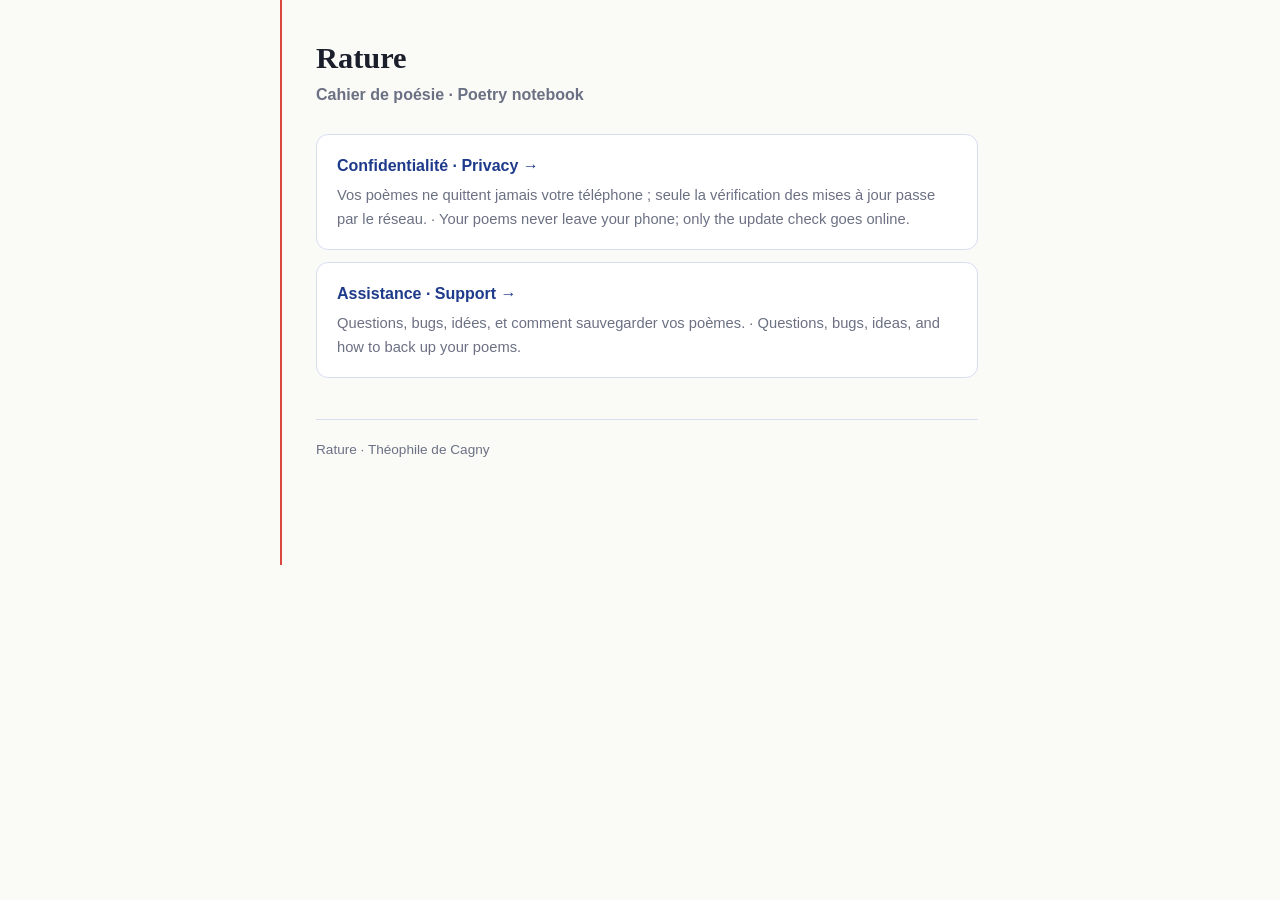
<file: index.html>
<!doctype html>
<html lang="fr">
<head>
<meta charset="utf-8">
<meta name="viewport" content="width=device-width, initial-scale=1">
<title>Rature · Confidentialité et assistance</title>
<link rel="stylesheet" href="style.css">
</head>
<body>
<div class="wrap">
<h1>Rature</h1>
<p class="eff">Cahier de poésie · Poetry notebook</p>
<a class="card" href="privacy.html"><b>Confidentialité · Privacy &rarr;</b><span>Vos poèmes ne quittent jamais votre téléphone ; seule la vérification des mises à jour passe par le réseau. · Your poems never leave your phone; only the update check goes online.</span></a>
<a class="card" href="support.html"><b>Assistance · Support &rarr;</b><span>Questions, bugs, idées, et comment sauvegarder vos poèmes. · Questions, bugs, ideas, and how to back up your poems.</span></a>
<p class="foot">Rature · Théophile de Cagny</p>
</div>
</body>
</html>
</file>
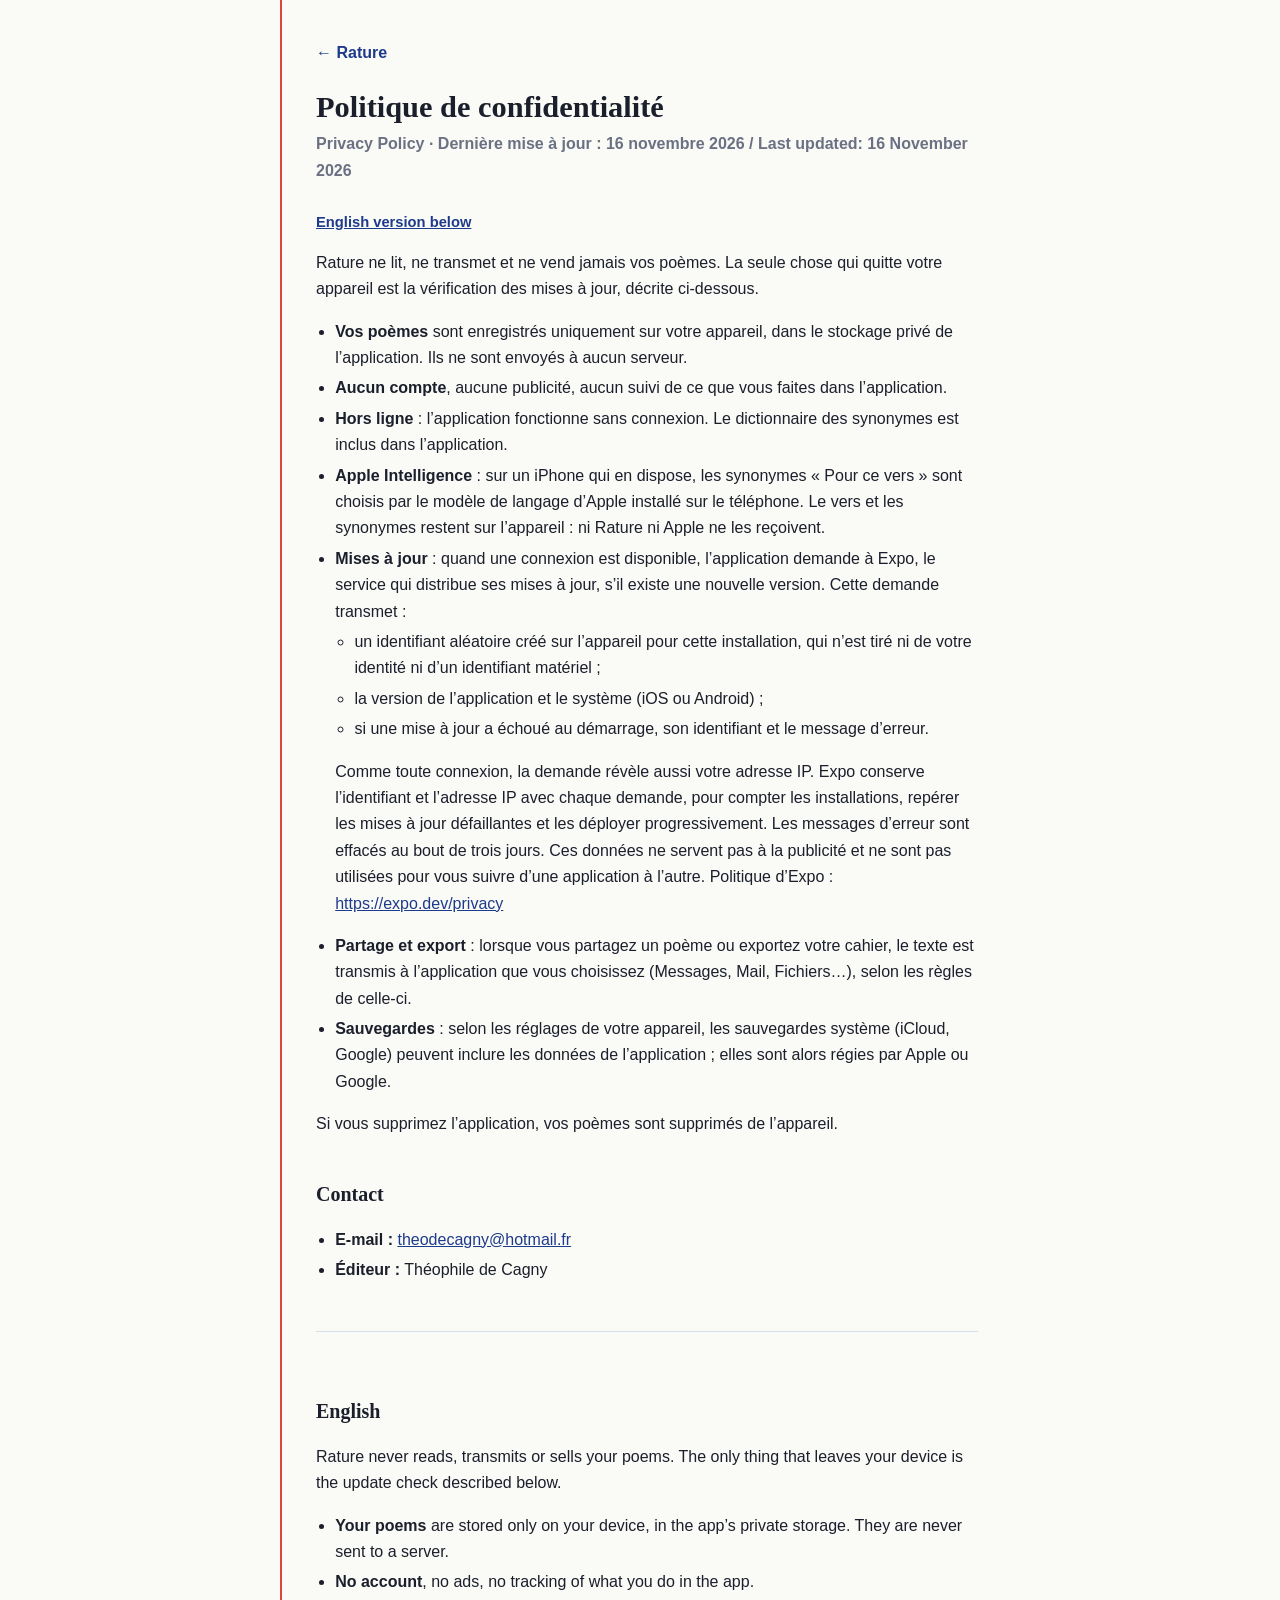
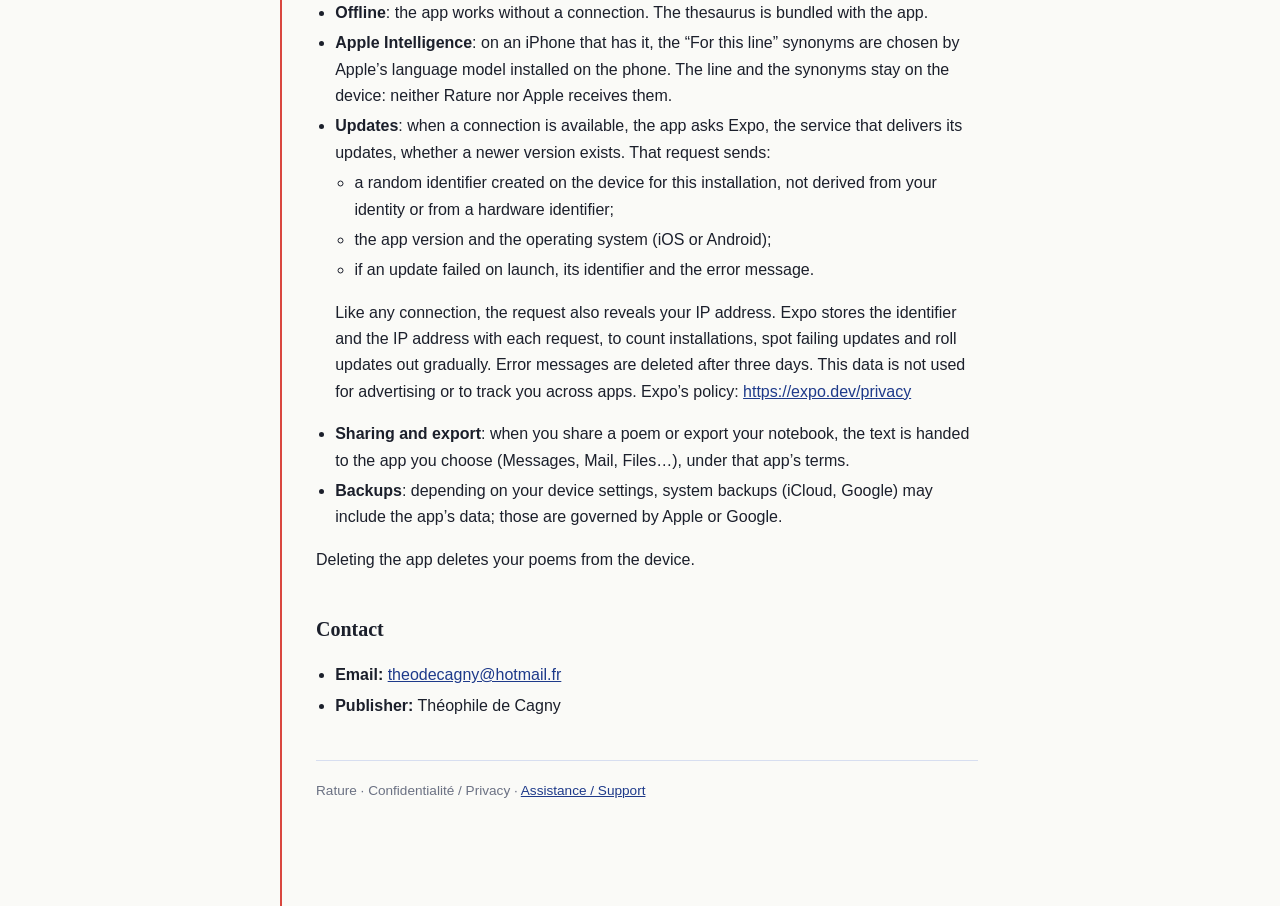
<file: privacy.html>
<!doctype html>
<html lang="fr">
<head>
<meta charset="utf-8">
<meta name="viewport" content="width=device-width, initial-scale=1">
<title>Politique de confidentialité · Rature</title>
<link rel="stylesheet" href="style.css">
</head>
<body>
<div class="wrap">
<a class="back" href="index.html">&larr; Rature</a>
<h1>Politique de confidentialité</h1>
<p class="eff">Privacy Policy · Dernière mise à jour : 16 novembre 2026 / Last updated: 16 November 2026</p>
<p class="lang"><a href="#en">English version below</a></p>

<section id="fr" lang="fr">
<p>Rature ne lit, ne transmet et ne vend jamais vos poèmes. La seule chose qui quitte votre appareil est la vérification des mises à jour, décrite ci-dessous.</p>
<ul>
<li><strong>Vos poèmes</strong> sont enregistrés uniquement sur votre appareil, dans le stockage privé de l’application. Ils ne sont envoyés à aucun serveur.</li>
<li><strong>Aucun compte</strong>, aucune publicité, aucun suivi de ce que vous faites dans l’application.</li>
<li><strong>Hors ligne</strong> : l’application fonctionne sans connexion. Le dictionnaire des synonymes est inclus dans l’application.</li>
<li><strong>Apple Intelligence</strong> : sur un iPhone qui en dispose, les synonymes « Pour ce vers » sont choisis par le modèle de langage d’Apple installé sur le téléphone. Le vers et les synonymes restent sur l’appareil : ni Rature ni Apple ne les reçoivent.</li>
<li><strong>Mises à jour</strong> : quand une connexion est disponible, l’application demande à Expo, le service qui distribue ses mises à jour, s’il existe une nouvelle version. Cette demande transmet :
<ul>
<li>un identifiant aléatoire créé sur l’appareil pour cette installation, qui n’est tiré ni de votre identité ni d’un identifiant matériel ;</li>
<li>la version de l’application et le système (iOS ou Android) ;</li>
<li>si une mise à jour a échoué au démarrage, son identifiant et le message d’erreur.</li>
</ul>
<p>Comme toute connexion, la demande révèle aussi votre adresse IP. Expo conserve l’identifiant et l’adresse IP avec chaque demande, pour compter les installations, repérer les mises à jour défaillantes et les déployer progressivement. Les messages d’erreur sont effacés au bout de trois jours. Ces données ne servent pas à la publicité et ne sont pas utilisées pour vous suivre d’une application à l’autre. Politique d’Expo : <a href="https://expo.dev/privacy">https://expo.dev/privacy</a></p>
</li>
<li><strong>Partage et export</strong> : lorsque vous partagez un poème ou exportez votre cahier, le texte est transmis à l’application que vous choisissez (Messages, Mail, Fichiers…), selon les règles de celle-ci.</li>
<li><strong>Sauvegardes</strong> : selon les réglages de votre appareil, les sauvegardes système (iCloud, Google) peuvent inclure les données de l’application ; elles sont alors régies par Apple ou Google.</li>
</ul>
<p>Si vous supprimez l’application, vos poèmes sont supprimés de l’appareil.</p>
<h2>Contact</h2>
<ul>
<li><strong>E-mail :</strong> <a href="mailto:theodecagny@hotmail.fr">theodecagny@hotmail.fr</a></li>
<li><strong>Éditeur :</strong> Théophile de Cagny</li>
</ul>
</section>

<section id="en" lang="en">
<h2>English</h2>
<p>Rature never reads, transmits or sells your poems. The only thing that leaves your device is the update check described below.</p>
<ul>
<li><strong>Your poems</strong> are stored only on your device, in the app’s private storage. They are never sent to a server.</li>
<li><strong>No account</strong>, no ads, no tracking of what you do in the app.</li>
<li><strong>Offline</strong>: the app works without a connection. The thesaurus is bundled with the app.</li>
<li><strong>Apple Intelligence</strong>: on an iPhone that has it, the “For this line” synonyms are chosen by Apple’s language model installed on the phone. The line and the synonyms stay on the device: neither Rature nor Apple receives them.</li>
<li><strong>Updates</strong>: when a connection is available, the app asks Expo, the service that delivers its updates, whether a newer version exists. That request sends:
<ul>
<li>a random identifier created on the device for this installation, not derived from your identity or from a hardware identifier;</li>
<li>the app version and the operating system (iOS or Android);</li>
<li>if an update failed on launch, its identifier and the error message.</li>
</ul>
<p>Like any connection, the request also reveals your IP address. Expo stores the identifier and the IP address with each request, to count installations, spot failing updates and roll updates out gradually. Error messages are deleted after three days. This data is not used for advertising or to track you across apps. Expo’s policy: <a href="https://expo.dev/privacy">https://expo.dev/privacy</a></p>
</li>
<li><strong>Sharing and export</strong>: when you share a poem or export your notebook, the text is handed to the app you choose (Messages, Mail, Files…), under that app’s terms.</li>
<li><strong>Backups</strong>: depending on your device settings, system backups (iCloud, Google) may include the app’s data; those are governed by Apple or Google.</li>
</ul>
<p>Deleting the app deletes your poems from the device.</p>
<h2>Contact</h2>
<ul>
<li><strong>Email:</strong> <a href="mailto:theodecagny@hotmail.fr">theodecagny@hotmail.fr</a></li>
<li><strong>Publisher:</strong> Théophile de Cagny</li>
</ul>
</section>

<p class="foot">Rature · Confidentialité / Privacy · <a href="support.html">Assistance / Support</a></p>
</div>
</body>
</html>
</file>
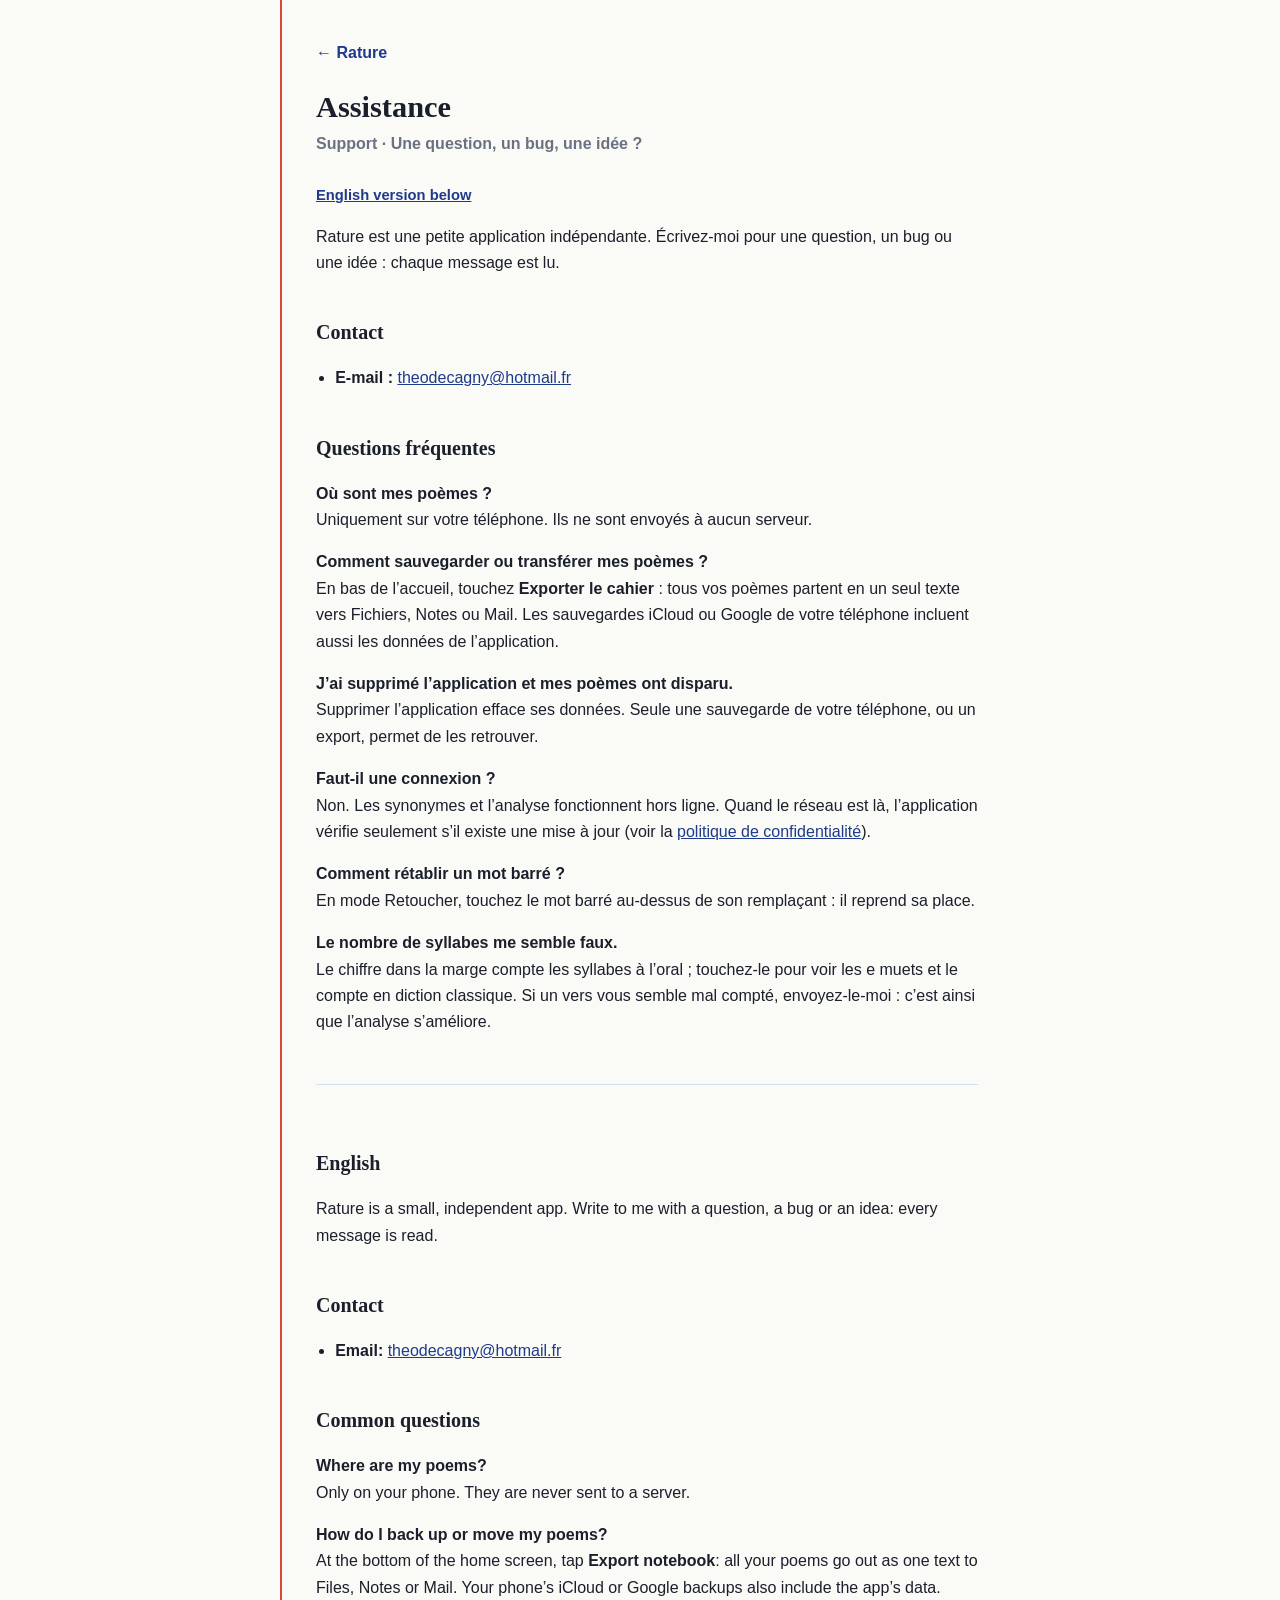
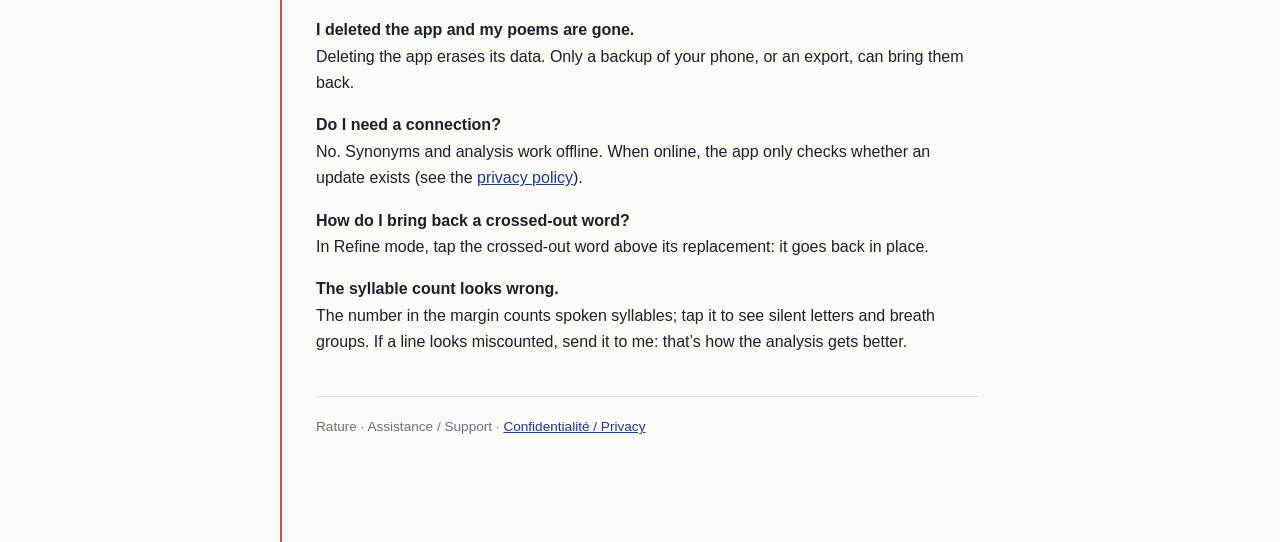
<file: support.html>
<!doctype html>
<html lang="fr">
<head>
<meta charset="utf-8">
<meta name="viewport" content="width=device-width, initial-scale=1">
<title>Assistance · Rature</title>
<link rel="stylesheet" href="style.css">
</head>
<body>
<div class="wrap">
<a class="back" href="index.html">&larr; Rature</a>
<h1>Assistance</h1>
<p class="eff">Support · Une question, un bug, une idée ?</p>
<p class="lang"><a href="#en">English version below</a></p>

<section id="fr" lang="fr">
<p>Rature est une petite application indépendante. Écrivez-moi pour une question, un bug ou une idée : chaque message est lu.</p>

<h2>Contact</h2>
<ul>
<li><strong>E-mail :</strong> <a href="mailto:theodecagny@hotmail.fr">theodecagny@hotmail.fr</a></li>
</ul>

<h2>Questions fréquentes</h2>
<p><strong>Où sont mes poèmes ?</strong><br>Uniquement sur votre téléphone. Ils ne sont envoyés à aucun serveur.</p>
<p><strong>Comment sauvegarder ou transférer mes poèmes ?</strong><br>En bas de l’accueil, touchez <strong>Exporter le cahier</strong> : tous vos poèmes partent en un seul texte vers Fichiers, Notes ou Mail. Les sauvegardes iCloud ou Google de votre téléphone incluent aussi les données de l’application.</p>
<p><strong>J’ai supprimé l’application et mes poèmes ont disparu.</strong><br>Supprimer l’application efface ses données. Seule une sauvegarde de votre téléphone, ou un export, permet de les retrouver.</p>
<p><strong>Faut-il une connexion ?</strong><br>Non. Les synonymes et l’analyse fonctionnent hors ligne. Quand le réseau est là, l’application vérifie seulement s’il existe une mise à jour (voir la <a href="privacy.html">politique de confidentialité</a>).</p>
<p><strong>Comment rétablir un mot barré ?</strong><br>En mode Retoucher, touchez le mot barré au-dessus de son remplaçant : il reprend sa place.</p>
<p><strong>Le nombre de syllabes me semble faux.</strong><br>Le chiffre dans la marge compte les syllabes à l’oral ; touchez-le pour voir les e muets et le compte en diction classique. Si un vers vous semble mal compté, envoyez-le-moi : c’est ainsi que l’analyse s’améliore.</p>
</section>

<section id="en" lang="en">
<h2>English</h2>
<p>Rature is a small, independent app. Write to me with a question, a bug or an idea: every message is read.</p>

<h2>Contact</h2>
<ul>
<li><strong>Email:</strong> <a href="mailto:theodecagny@hotmail.fr">theodecagny@hotmail.fr</a></li>
</ul>

<h2>Common questions</h2>
<p><strong>Where are my poems?</strong><br>Only on your phone. They are never sent to a server.</p>
<p><strong>How do I back up or move my poems?</strong><br>At the bottom of the home screen, tap <strong>Export notebook</strong>: all your poems go out as one text to Files, Notes or Mail. Your phone’s iCloud or Google backups also include the app’s data.</p>
<p><strong>I deleted the app and my poems are gone.</strong><br>Deleting the app erases its data. Only a backup of your phone, or an export, can bring them back.</p>
<p><strong>Do I need a connection?</strong><br>No. Synonyms and analysis work offline. When online, the app only checks whether an update exists (see the <a href="privacy.html">privacy policy</a>).</p>
<p><strong>How do I bring back a crossed-out word?</strong><br>In Refine mode, tap the crossed-out word above its replacement: it goes back in place.</p>
<p><strong>The syllable count looks wrong.</strong><br>The number in the margin counts spoken syllables; tap it to see silent letters and breath groups. If a line looks miscounted, send it to me: that’s how the analysis gets better.</p>
</section>

<p class="foot">Rature · Assistance / Support · <a href="privacy.html">Confidentialité / Privacy</a></p>
</div>
</body>
</html>
</file>
<file: style.css>
/* Rature's notebook colours: paper, blue ink, a red margin line. No web fonts, so the pages load nothing from third parties. */
:root {
  --paper: #FAFAF7;
  --sheet: #FFFFFF;
  --ink: #1E3A8A;
  --text: #1B1F2B;
  --muted: #6B7183;
  --rule: #D7DEF0;
  --margin: #D9473F;
  color-scheme: light dark;
}
@media (prefers-color-scheme: dark) {
  :root {
    --paper: #1A2340;
    --sheet: #232D4F;
    --ink: #B4C5FA;
    --text: #EEF0F7;
    --muted: #9AA3BF;
    --rule: #34406A;
    --margin: #EC7A70;
  }
}
* { box-sizing: border-box; }
body {
  margin: 0;
  background: var(--paper);
  color: var(--text);
  font: 16px/1.65 -apple-system, BlinkMacSystemFont, "Segoe UI", Roboto, Helvetica, Arial, sans-serif;
}
.wrap {
  max-width: 720px;
  margin: 0 auto;
  padding: 40px 22px 90px 34px;
  border-left: 2px solid var(--margin);
}
h1, h2 { font-family: "Iowan Old Style", "Palatino Linotype", Palatino, Georgia, serif; font-weight: 600; }
h1 { font-size: 1.9rem; line-height: 1.2; margin: 0 0 6px; }
h2 { font-size: 1.25rem; margin: 2em 0 .4em; }
.eff { color: var(--muted); font-weight: 600; margin: 0 0 1.6em; }
a { color: var(--ink); }
ul { padding-left: 1.2em; }
li { margin: .25em 0; }
.lang { color: var(--muted); font-size: .92rem; }
.lang a { font-weight: 600; }
section + section { margin-top: 3em; border-top: 1px solid var(--rule); padding-top: 1.4em; }
.back { display: inline-block; margin-bottom: 1.4em; color: var(--ink); text-decoration: none; font-weight: 700; }
.back:hover { text-decoration: underline; }
.foot { color: var(--muted); font-size: .85rem; margin-top: 3em; border-top: 1px solid var(--rule); padding-top: 1.4em; }
.card {
  display: block;
  background: var(--sheet);
  border: 1px solid var(--rule);
  border-radius: 12px;
  padding: 18px 20px;
  margin: 12px 0;
  text-decoration: none;
  color: var(--text);
}
.card:hover { border-color: var(--ink); }
.card b { color: var(--ink); }
.card span { display: block; color: var(--muted); font-size: .92rem; margin-top: 3px; }
</file>
